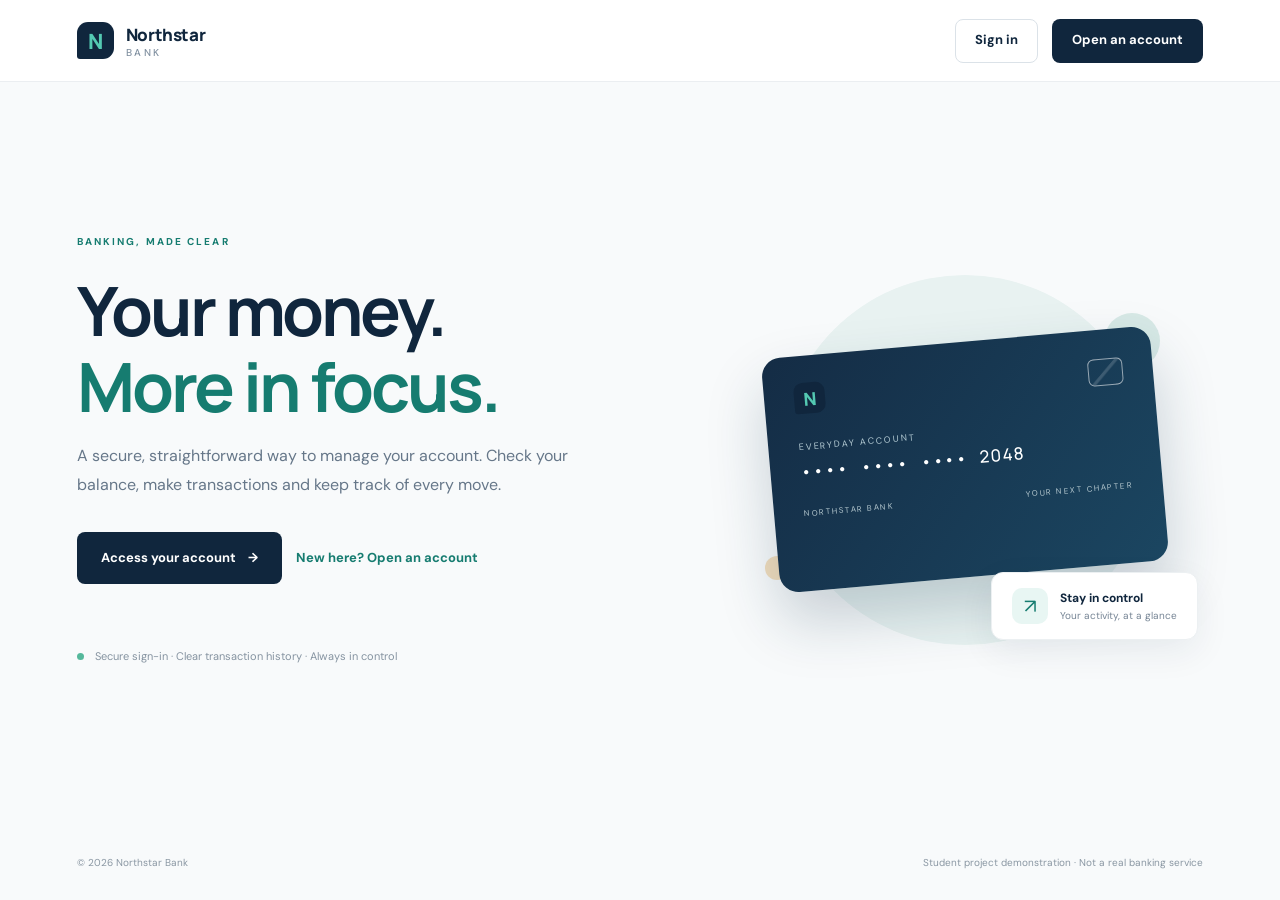
<file: target/bank-management/index.html>
<!doctype html>
<html lang="en">
<head>
    <meta charset="utf-8">
    <meta name="viewport" content="width=device-width, initial-scale=1">
    <meta name="theme-color" content="#10263d">
    <title>Northstar Bank | Account Management</title>
    <link rel="stylesheet" href="css/style.css">
</head>
<body class="landing-page">
<header class="site-header">
    <a class="brand" href="index.html"><span class="brand-mark">N</span><span>Northstar <small>Bank</small></span></a>
    <div class="header-actions">
        <a class="button button-quiet" href="login.html">Sign in</a>
        <a class="button button-primary" href="create-account.html">Open an account</a>
    </div>
</header>
<main class="hero">
    <div class="hero-copy">
        <span class="eyebrow">BANKING, MADE CLEAR</span>
        <h1>Your money.<br><em>More in focus.</em></h1>
        <p>A secure, straightforward way to manage your account. Check your balance, make transactions and keep track of every move.</p>
        <div class="hero-actions">
            <a class="button button-primary button-large" href="login.html">Access your account <span aria-hidden="true">→</span></a>
            <a class="text-link" href="create-account.html">New here? Open an account</a>
        </div>
        <div class="trust-note"><span class="trust-dot"></span> Secure sign-in · Clear transaction history · Always in control</div>
    </div>
    <div class="hero-art" aria-label="Illustration of a Northstar Bank account card">
        <div class="orb orb-one"></div><div class="orb orb-two"></div>
        <div class="preview-card">
            <div class="preview-top"><span class="brand-mark brand-mark-small">N</span><span class="card-chip"></span></div>
            <p class="preview-label">EVERYDAY ACCOUNT</p>
            <p class="preview-number">•••• &nbsp; •••• &nbsp; •••• &nbsp; 2048</p>
            <div class="preview-bottom"><span>NORTHSTAR BANK</span><span>YOUR NEXT CHAPTER</span></div>
        </div>
        <div class="floating-note"><span class="note-icon">↗</span><span><b>Stay in control</b><small>Your activity, at a glance</small></span></div>
    </div>
</main>
<footer class="landing-footer"><span>© 2026 Northstar Bank</span><span>Student project demonstration · Not a real banking service</span></footer>
</body>
</html>
</file>
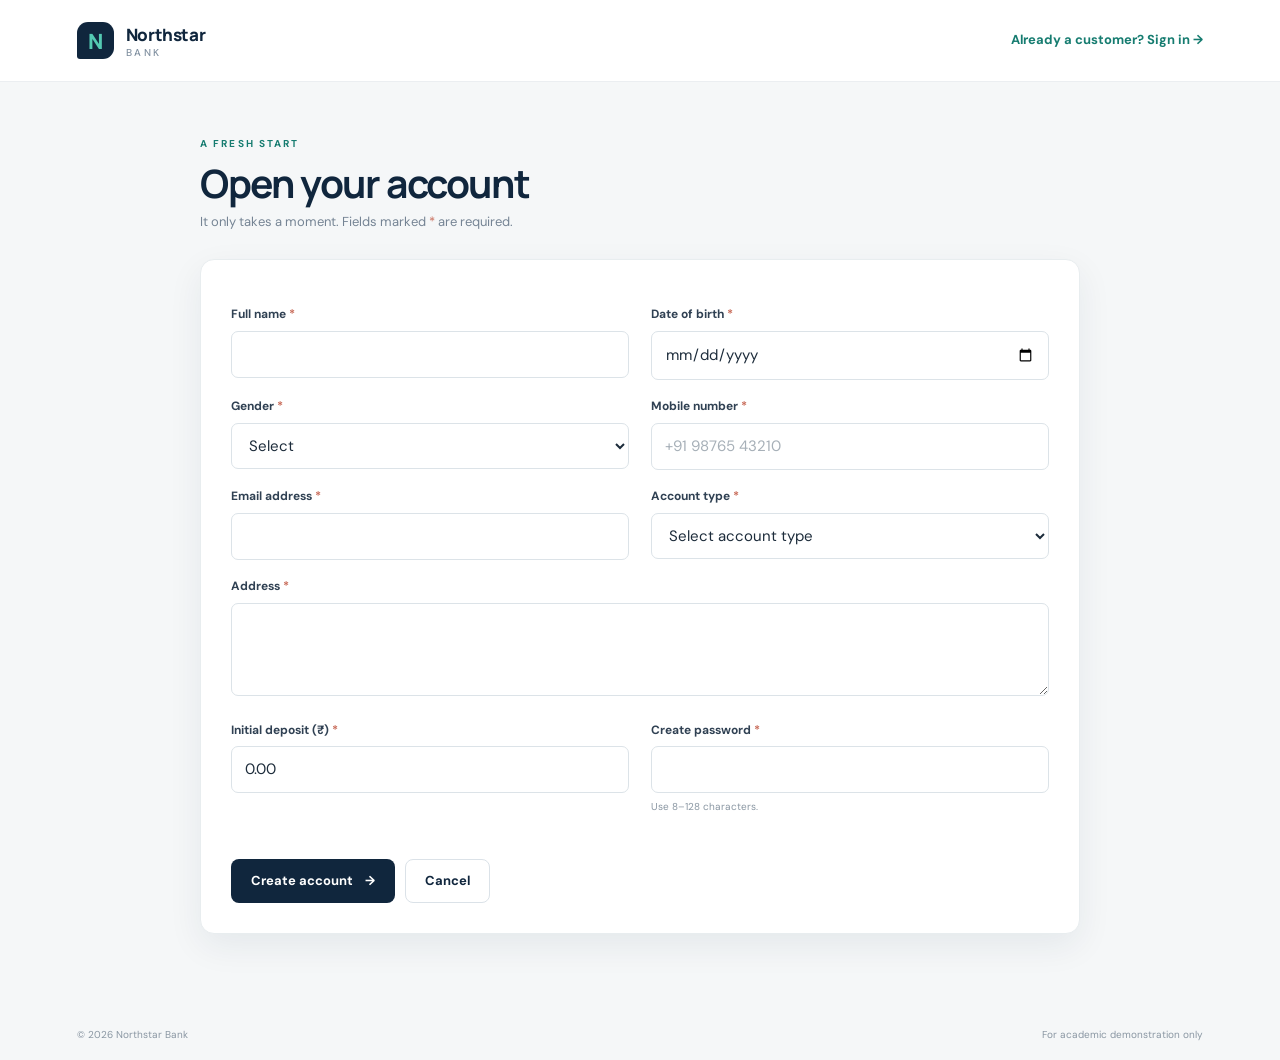
<file: target/bank-management/create-account.html>
<!doctype html>
<html lang="en">
<head>
    <meta charset="utf-8">
    <meta name="viewport" content="width=device-width, initial-scale=1">
    <title>Open an account | Northstar Bank</title>
    <link rel="stylesheet" href="css/style.css">
    <script src="js/script.js" defer></script>
</head>
<body class="app-page">
<header class="site-header"><a class="brand" href="index.html"><span class="brand-mark">N</span><span>Northstar <small>Bank</small></span></a><div class="header-actions"><a class="text-link" href="login.html">Already a customer? Sign in <span aria-hidden="true">→</span></a></div></header>
<main class="form-page">
    <div class="page-heading"><span class="eyebrow">A FRESH START</span><h1>Open your account</h1><p>It only takes a moment. Fields marked <span class="required-mark">*</span> are required.</p></div>
    <section class="content-card">
        <form data-form="create-account" novalidate>
            <div class="form-grid">
                <div class="field"><label for="fullName">Full name <span class="required-mark">*</span></label><input id="fullName" name="fullName" maxlength="120" autocomplete="name" required></div>
                <div class="field"><label for="dob">Date of birth <span class="required-mark">*</span></label><input id="dob" name="dob" type="date" required></div>
                <div class="field"><label for="gender">Gender <span class="required-mark">*</span></label><select id="gender" name="gender" required><option value="">Select</option><option value="FEMALE">Female</option><option value="MALE">Male</option><option value="OTHER">Other / Prefer not to say</option></select></div>
                <div class="field"><label for="mobile">Mobile number <span class="required-mark">*</span></label><input id="mobile" name="mobile" type="tel" maxlength="20" autocomplete="tel" placeholder="+91 98765 43210" required></div>
                <div class="field"><label for="email">Email address <span class="required-mark">*</span></label><input id="email" name="email" type="email" maxlength="254" autocomplete="email" required></div>
                <div class="field"><label for="accountType">Account type <span class="required-mark">*</span></label><select id="accountType" name="accountType" required><option value="">Select account type</option><option value="SAVINGS">Savings</option><option value="CURRENT">Current</option></select></div>
                <div class="field field-wide"><label for="address">Address <span class="required-mark">*</span></label><textarea id="address" name="address" rows="3" maxlength="500" autocomplete="street-address" required></textarea></div>
                <div class="field"><label for="initialDeposit">Initial deposit (₹) <span class="required-mark">*</span></label><input id="initialDeposit" name="initialDeposit" type="number" min="0" max="9999999999999.99" step="0.01" value="0.00" required></div>
                <div class="field"><label for="password">Create password <span class="required-mark">*</span></label><input id="password" name="password" type="password" minlength="8" maxlength="128" autocomplete="new-password" required><small>Use 8–128 characters.</small></div>
            </div>
            <p class="form-message" role="status" aria-live="polite"></p>
            <div class="form-actions"><button class="button button-primary" type="submit">Create account <span aria-hidden="true">→</span></button><a class="button button-quiet" href="index.html">Cancel</a></div>
        </form>
    </section>
</main>
<footer class="landing-footer"><span>© 2026 Northstar Bank</span><span>For academic demonstration only</span></footer>
</body>
</html>
</file>
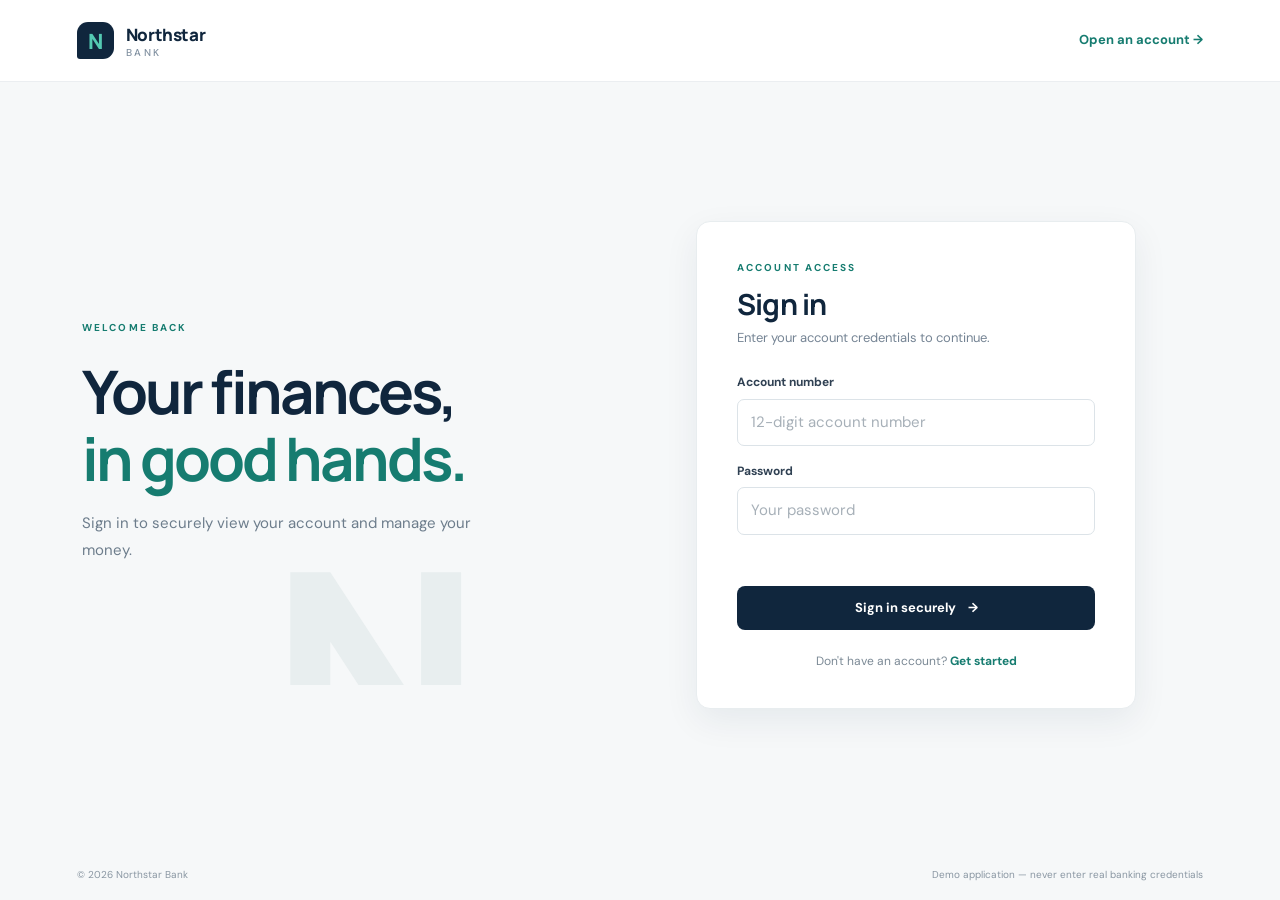
<file: target/bank-management/login.html>
<!doctype html>
<html lang="en">
<head>
    <meta charset="utf-8">
    <meta name="viewport" content="width=device-width, initial-scale=1">
    <title>Sign in | Northstar Bank</title>
    <link rel="stylesheet" href="css/style.css">
    <script src="js/script.js" defer></script>
</head>
<body class="auth-page">
<header class="site-header"><a class="brand" href="index.html"><span class="brand-mark">N</span><span>Northstar <small>Bank</small></span></a><a class="text-link" href="create-account.html">Open an account <span aria-hidden="true">→</span></a></header>
<main class="auth-layout">
    <section class="auth-aside"><span class="eyebrow">WELCOME BACK</span><h1>Your finances,<br><em>in good hands.</em></h1><p>Sign in to securely view your account and manage your money.</p><div class="aside-mark">N<span>.</span></div></section>
    <section class="form-panel">
        <div class="panel-heading"><span class="eyebrow">ACCOUNT ACCESS</span><h2>Sign in</h2><p>Enter your account credentials to continue.</p></div>
        <form data-form="login" novalidate>
            <label for="accountNumber">Account number</label>
            <input id="accountNumber" name="accountNumber" inputmode="numeric" autocomplete="username" maxlength="12" placeholder="12-digit account number" required>
            <label for="password">Password</label>
            <input id="password" name="password" type="password" autocomplete="current-password" maxlength="128" placeholder="Your password" required>
            <p class="form-message" role="status" aria-live="polite"></p>
            <button class="button button-primary button-full" type="submit">Sign in securely <span aria-hidden="true">→</span></button>
        </form>
        <p class="form-footnote">Don't have an account? <a href="create-account.html">Get started</a></p>
    </section>
</main>
<footer class="landing-footer"><span>© 2026 Northstar Bank</span><span>Demo application — never enter real banking credentials</span></footer>
</body>
</html>
</file>
<file: target/bank-management/css/style.css>
@import url('https://fonts.googleapis.com/css2?family=DM+Sans:wght@400;500;600;700&family=Manrope:wght@400;500;600;700;800&display=swap');

:root{--navy:#10263d;--navy-2:#1a3652;--ink:#1d2c3b;--muted:#758494;--line:#e4e9ed;--paper:#f5f7f8;--white:#fff;--teal:#54c9b2;--teal-dark:#167c70;--gold:#eabf77;--danger:#b54747;--shadow:0 12px 35px rgba(21,43,65,.07)}
*{box-sizing:border-box}
html{min-width:320px}
body{margin:0;color:var(--ink);font-family:'DM Sans',Arial,sans-serif;background:var(--paper);font-size:15px;line-height:1.55}
a{color:inherit;text-decoration:none}
button,input,select,textarea{font:inherit}
.site-header,.app-header{height:82px;padding:0 clamp(22px,6vw,92px);display:flex;align-items:center;justify-content:space-between;background:#fff;border-bottom:1px solid rgba(228,233,237,.75)}
.brand{display:inline-flex;align-items:center;gap:12px;color:var(--navy);font:800 17px Manrope,sans-serif;letter-spacing:-.4px}
.brand small{display:block;color:#8090a0;font:500 10px 'DM Sans',sans-serif;letter-spacing:2.4px;text-transform:uppercase}
.brand-mark{width:37px;height:37px;display:grid;place-items:center;background:var(--navy);color:var(--teal);font:800 21px Manrope,sans-serif;border-radius:11px 11px 11px 3px}
.brand-mark-small{width:31px;height:31px;font-size:18px;border-radius:9px 9px 9px 3px}
.header-actions,.hero-actions{display:flex;align-items:center;gap:14px}
.button{display:inline-flex;align-items:center;justify-content:center;gap:12px;min-height:44px;padding:0 19px;border:1px solid transparent;border-radius:8px;font-weight:700;font-size:13px;cursor:pointer;transition:transform .18s ease,background .18s ease,border-color .18s ease}
.button:hover{transform:translateY(-1px)}
.button-primary{background:var(--navy);color:#fff}
.button-primary:hover{background:#1b3c5a}
.button-quiet{background:transparent;color:var(--navy);border-color:#dbe2e8}
.button-quiet:hover{background:#f5f8fa}
.button-large{min-height:52px;padding:0 23px}
.button-full{width:100%;margin-top:7px}
.button-small{min-height:36px;padding:0 13px;font-size:12px}
.text-link{color:var(--teal-dark);font-weight:700;font-size:13px}
.text-link:hover{text-decoration:underline}
.landing-page{min-height:100vh;background:#f8fafb;display:flex;flex-direction:column}
.hero{width:min(1200px,88%);min-height:calc(100vh - 145px);margin:0 auto;display:grid;grid-template-columns:1.08fr .92fr;align-items:center;gap:8%}
.hero-copy{padding:42px 0 62px}
.eyebrow{display:block;color:var(--teal-dark);font-size:10px;font-weight:700;letter-spacing:2.1px}
h1,h2,p{margin-top:0}
.hero h1,.auth-aside h1{margin:22px 0 18px;font:700 clamp(42px,5.5vw,68px)/1.12 Manrope,sans-serif;letter-spacing:-3px;color:var(--navy)}
.hero h1 em,.auth-aside h1 em{font-style:normal;color:var(--teal-dark)}
.hero-copy>p{max-width:510px;color:#667789;font-size:16px;line-height:1.8}
.hero-actions{margin-top:32px;flex-wrap:wrap}
.trust-note{margin-top:64px;color:#8593a0;font-size:11px}
.trust-dot{display:inline-block;width:7px;height:7px;margin-right:8px;border-radius:50%;background:#55b89b}
.hero-art{position:relative;min-height:430px;display:grid;place-items:center}
.hero-art:before{content:"";position:absolute;width:370px;height:370px;background:#e8f2f1;border-radius:50%}
.orb{position:absolute;border-radius:50%}
.orb-one{width:56px;height:56px;right:9%;top:16%;background:#d7e9e6}
.orb-two{width:24px;height:24px;left:8%;bottom:22%;background:#f1ddbd}
.preview-card{position:relative;z-index:1;width:min(390px,90%);min-height:235px;padding:27px 30px;background:linear-gradient(130deg,#142c45,#1b4661);border-radius:19px;color:#fff;box-shadow:0 30px 60px rgba(23,56,78,.22);transform:rotate(-5deg)}
.preview-top,.preview-bottom{display:flex;align-items:center;justify-content:space-between}
.card-chip{width:35px;height:27px;border:1px solid rgba(255,255,255,.55);border-radius:6px;background:linear-gradient(135deg,transparent 45%,rgba(255,255,255,.16) 46%,rgba(255,255,255,.16) 53%,transparent 54%)}
.preview-label{margin:27px 0 5px;color:#b1c8d1;font-size:9px;letter-spacing:2px}
.preview-number{margin:0 0 24px;font:500 17px Manrope,sans-serif;letter-spacing:1px}
.preview-bottom{color:#b4c7ce;font-size:8px;letter-spacing:1.5px}
.floating-note{position:absolute;z-index:2;right:1%;bottom:8%;display:flex;align-items:center;gap:12px;padding:15px 20px;border:1px solid #ecf0f2;border-radius:12px;background:#fff;box-shadow:var(--shadow)}
.note-icon{width:36px;height:36px;display:grid;place-items:center;border-radius:10px;background:#e8f6f3;color:var(--teal-dark);font-size:20px}
.floating-note b,.floating-note small{display:block}
.floating-note b{font-size:12px;color:var(--navy)}
.floating-note small{color:var(--muted);font-size:10px}
.landing-footer,.app-footer{display:flex;justify-content:space-between;gap:20px;padding:18px clamp(22px,6vw,92px);color:#8996a2;font-size:10px}
.auth-page{min-height:100vh;display:flex;flex-direction:column;background:#f6f8f9}
.auth-layout{flex:1;display:grid;grid-template-columns:1fr 1fr;max-width:1120px;width:90%;margin:55px auto;align-items:center;gap:10%}
.auth-aside{position:relative;min-height:440px;padding:75px 30px 40px 2px;overflow:hidden}
.auth-aside h1{font-size:clamp(39px,4.8vw,60px)}
.auth-aside>p{max-width:390px;color:#6d7d8c;line-height:1.8}
.aside-mark{position:absolute;right:10px;bottom:-130px;color:#e8eeef;font:800 290px Manrope,sans-serif;line-height:1}
.aside-mark span{color:#d7eae6}
.form-panel,.content-card{background:#fff;border:1px solid #e8edef;border-radius:14px;box-shadow:var(--shadow)}
.form-panel{max-width:440px;width:100%;padding:38px 40px}
.panel-heading{margin-bottom:25px}
.panel-heading h2{margin:8px 0 4px;color:var(--navy);font:700 29px Manrope,sans-serif;letter-spacing:-.8px}
.panel-heading p,.page-heading p{margin:0;color:var(--muted);font-size:13px}
label{display:block;margin:16px 0 7px;color:#304153;font-size:12px;font-weight:700}
input,select,textarea{width:100%;min-height:46px;padding:11px 13px;border:1px solid #dce3e8;border-radius:7px;background:#fff;color:var(--ink);outline:none;transition:border-color .15s,box-shadow .15s}
input::placeholder{color:#a7b0b8}
input:focus,select:focus,textarea:focus{border-color:#59b9a8;box-shadow:0 0 0 3px rgba(84,201,178,.14)}
textarea{resize:vertical}
.form-footnote{margin:22px 0 0;text-align:center;color:#7b8995;font-size:12px}
.form-footnote a{color:var(--teal-dark);font-weight:700}
.form-message{min-height:20px;margin:12px 0;color:var(--danger);font-size:12px}
.form-message.success{color:var(--teal-dark)}
.form-page{width:min(880px,90%);margin:54px auto 75px}
.page-heading{margin-bottom:27px}
.page-heading h1{margin:8px 0 6px;color:var(--navy);font:700 clamp(29px,4vw,39px)/1.2 Manrope,sans-serif;letter-spacing:-1.4px}
.content-card{padding:30px}
.form-grid{display:grid;grid-template-columns:1fr 1fr;column-gap:22px;row-gap:2px}
.field label{margin-top:15px}
.field small{display:block;margin-top:6px;color:#8895a1;font-size:10px}
.field-wide{grid-column:1/-1}
.required-mark{color:#c96d5b}
.form-actions{display:flex;gap:10px;margin-top:4px}
.app-page{min-height:100vh;background:var(--paper)}
.app-header{height:76px;padding:0 clamp(20px,4vw,55px);position:sticky;top:0;z-index:5}
.user-summary{display:flex;align-items:center;gap:11px}
.user-summary>span:nth-child(2) small,.user-summary>span:nth-child(2) b{display:block}
.user-summary>span:nth-child(2) small{color:#8794a0;font-size:9px}
.user-summary>span:nth-child(2) b{color:var(--navy);font-size:12px}
.avatar{width:34px;height:34px;display:grid;place-items:center;border-radius:50%;background:#e5f2ef;color:var(--teal-dark);font-size:12px;font-weight:700}
.app-layout{display:grid;grid-template-columns:220px minmax(0,1fr);max-width:1440px;min-height:calc(100vh - 125px);margin:0 auto}
.sidebar{padding:34px 16px 30px 30px;border-right:1px solid #e7ecef}
.nav-label{margin:0 0 12px 12px;color:#9aa5ae;font-size:9px;font-weight:700;letter-spacing:1.8px}
.nav-list{display:grid;gap:5px}
.nav-link{display:flex;align-items:center;gap:11px;padding:11px 12px;border-radius:7px;color:#6e7c89;font-size:12px;font-weight:600;transition:background .15s,color .15s}
.nav-link:hover,.nav-link.active{background:#e8f2f0;color:var(--teal-dark)}
.nav-icon{width:17px;text-align:center;font-size:15px}
.app-main{min-width:0;padding:40px clamp(24px,5vw,65px) 60px}
.balance-card{position:relative;overflow:hidden;min-height:190px;margin:30px 0 43px;padding:30px 35px;background:linear-gradient(115deg,#112a43,#1b455e);border-radius:13px;color:#fff;box-shadow:0 15px 28px rgba(19,54,76,.14)}
.balance-label{color:#bad0d4;font-size:9px;font-weight:700;letter-spacing:2px}
.balance-amount{margin:8px 0 3px;font:700 38px Manrope,sans-serif;letter-spacing:-1px}
.balance-account{margin:0;color:#b1c7d0;font-size:11px}
.balance-account span{color:#fff;font-weight:600}
.balance-card-mark{position:absolute;right:40px;top:-50px;color:rgba(255,255,255,.06);font:800 245px Manrope,sans-serif;line-height:1}
.balance-card-large{margin-top:5px;min-height:205px}
.section-block{margin-top:35px}
.section-heading{display:flex;align-items:end;justify-content:space-between;margin-bottom:16px}
.section-heading h2{margin:4px 0 0;color:var(--navy);font:700 20px Manrope,sans-serif;letter-spacing:-.5px}
.action-grid{display:grid;grid-template-columns:repeat(4,1fr);gap:13px}
.action-card{position:relative;min-height:155px;padding:18px 16px;background:#fff;border:1px solid #e6ecef;border-radius:10px;box-shadow:0 4px 15px rgba(21,43,65,.025);transition:transform .18s,box-shadow .18s}
.action-card:hover{transform:translateY(-3px);box-shadow:var(--shadow)}
.action-icon{width:33px;height:33px;display:grid;place-items:center;margin-bottom:13px;border-radius:9px;background:#e9f5f2;color:var(--teal-dark);font-size:18px}
.action-card b,.action-card small{display:block}
.action-card b{color:var(--navy);font-size:12px}
.action-card small{margin-top:4px;color:#8794a0;font-size:10px}
.action-arrow{position:absolute;right:15px;top:20px;color:#8aa49f}
.table-wrap{overflow-x:auto;padding:0}
table{width:100%;border-collapse:collapse;text-align:left;white-space:nowrap}
th{padding:14px 18px;background:#f8fafb;color:#83909b;font-size:9px;letter-spacing:1.1px;text-transform:uppercase}
td{padding:15px 18px;border-top:1px solid #edf0f2;color:#526373;font-size:11px}
td:first-child{color:var(--navy);font-weight:700}
.empty-state{text-align:center;color:#94a0aa;padding:28px}
.page-error{padding:12px 15px;border:1px solid #efd4d0;border-radius:8px;background:#fff5f3;color:var(--danger);font-size:12px}
.transaction-type{display:inline-flex;align-items:center;gap:7px}
.type-dot{width:7px;height:7px;border-radius:50%;background:#54b99a}
.type-dot.withdrawal{background:#df987c}
.amount-positive{color:#23826e;font-weight:700}
.amount-negative{color:#ba6d58;font-weight:700}
.app-footer{padding:15px clamp(20px,4vw,55px);border-top:1px solid #e6ebee}
.narrow-card{max-width:530px;padding:28px}
.form-context{display:flex;align-items:center;gap:12px;padding-bottom:22px;border-bottom:1px solid #edf0f2}
.context-icon{width:38px;height:38px;display:grid;place-items:center;border-radius:10px;background:#e8f4f1;color:var(--teal-dark);font-size:21px}
.form-context small,.form-context b{display:block}
.form-context small{color:#8a97a1;font-size:9px;letter-spacing:1.2px}
.form-context b{color:var(--navy);font-size:12px}
.narrow-card form{margin-top:5px}
.available-box{display:flex;justify-content:space-between;gap:10px;margin:19px 0 4px;padding:12px 14px;border-radius:7px;background:#f5f8f8;color:#73818c;font-size:11px}
.available-box b{color:var(--navy)}
.back-link{display:inline-block;margin-top:22px}
.details-card{max-width:850px;padding:30px}
.details-top{display:flex;align-items:center;gap:16px;padding-bottom:25px;border-bottom:1px solid #edf0f2}
.details-icon{width:53px;height:53px;display:grid;place-items:center;border-radius:14px 14px 14px 4px;background:var(--navy);color:var(--teal);font:800 28px Manrope,sans-serif}
.details-top h2{margin:4px 0;color:var(--navy);font:700 20px Manrope,sans-serif}
.account-type-pill{display:inline-block;padding:3px 8px;border-radius:20px;background:#e8f4f1;color:var(--teal-dark);font-size:9px;font-weight:700}
.details-grid{display:grid;grid-template-columns:1fr 1fr;gap:23px 34px;padding-top:25px}
.detail-item small,.detail-item b{display:block}
.detail-item small{margin-bottom:5px;color:#8b98a2;font-size:9px;letter-spacing:1.1px}
.detail-item b{color:#314456;font-size:12px;overflow-wrap:anywhere}

@media(max-width:900px){.hero{gap:2%;width:90%}.hero-art{min-height:360px}.hero-art:before{width:300px;height:300px}.app-layout{grid-template-columns:175px minmax(0,1fr)}.sidebar{padding-left:12px}.action-grid{grid-template-columns:repeat(2,1fr)}}
@media(max-width:650px){.site-header,.app-header{height:68px;padding:0 18px}.site-header .header-actions .button-quiet{display:none}.brand{font-size:15px}.hero{grid-template-columns:1fr;min-height:auto;padding:38px 0 30px}.hero-copy{padding:15px 0}.hero h1{font-size:48px}.hero-art{min-height:310px;order:-1}.hero-art:before{width:245px;height:245px}.preview-card{width:min(350px,88%);min-height:210px;padding:22px}.preview-number{font-size:14px}.floating-note{right:0;bottom:2%}.trust-note{margin-top:35px}.landing-footer,.app-footer{flex-direction:column;gap:5px}.auth-layout{grid-template-columns:1fr;width:min(440px,90%);margin:20px auto 40px;gap:5px}.auth-aside{min-height:165px;padding:22px 0}.auth-aside h1{font-size:36px;margin:10px 0}.auth-aside>p{font-size:12px}.aside-mark{right:0;bottom:-110px;font-size:180px}.form-panel{padding:27px 23px}.auth-page .site-header{padding:0 18px}.app-layout{display:block}.sidebar{position:sticky;top:68px;z-index:4;padding:8px 12px;border-right:0;border-bottom:1px solid #e7ecef;background:#f5f7f8;overflow-x:auto}.nav-label{display:none}.nav-list{display:flex;width:max-content}.nav-link{padding:8px 10px;white-space:nowrap;font-size:10px}.nav-icon{display:none}.app-main{padding:28px 18px 45px}.user-summary>span:nth-child(2){display:none}.balance-card{min-height:165px;padding:25px 22px;margin:22px 0 32px}.balance-amount{font-size:31px}.balance-card-mark{right:10px;font-size:190px}.section-heading h2{font-size:18px}.action-grid{gap:9px}.action-card{min-height:145px;padding:14px 12px}.form-page{margin:35px auto 50px}.content-card{padding:22px 18px}.form-grid,.details-grid{grid-template-columns:1fr;gap:0}.field-wide{grid-column:auto}.details-card{padding:23px 19px}.details-grid{gap:18px}.form-actions{flex-wrap:wrap}.form-actions .button{flex:1}.table-wrap{margin-left:-2px;margin-right:-2px}th,td{padding:12px 13px}.balance-card-large{min-height:180px}}
</file>
